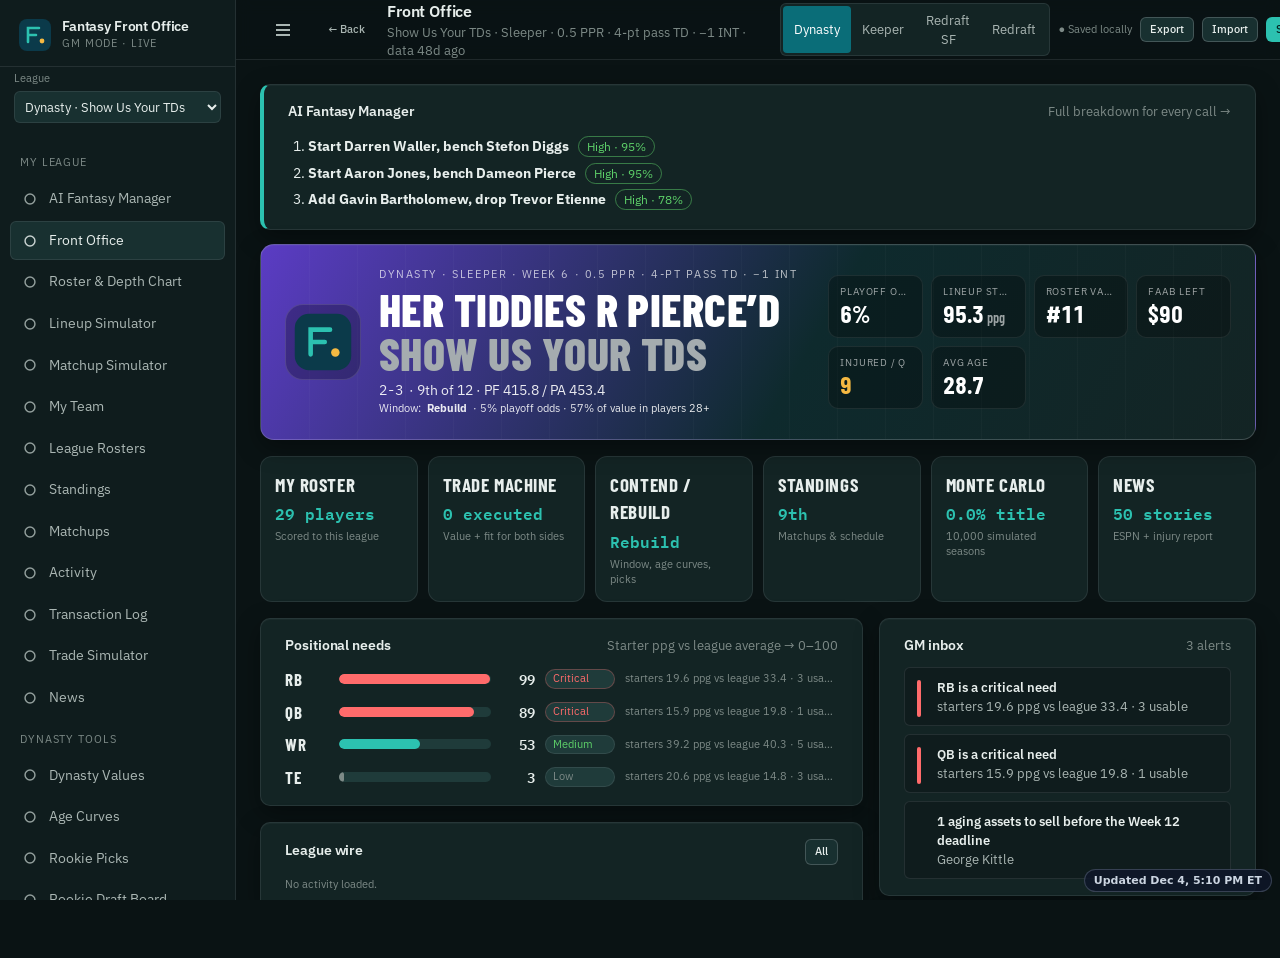
<file: index.html>
<!DOCTYPE html><html lang="en"><head><meta charset="utf-8"><meta name="viewport" content="width=device-width, initial-scale=1, viewport-fit=cover">
<meta name="robots" content="noindex, nofollow"><meta name="color-scheme" content="dark"><meta name="theme-color" content="#0a1314">
<title>Fantasy Front Office · Sports Labs</title>
<link rel="icon" href="data:image/svg+xml,%3Csvg xmlns='http://www.w3.org/2000/svg' viewBox='0 0 34 34'%3E%3Crect x='1' y='1' width='32' height='32' rx='8' fill='%230b3a4a'/%3E%3Cpath d='M10 24V10h11M10 17h8' stroke='%232cc1b0' stroke-width='2.6' fill='none' stroke-linecap='round'/%3E%3C/svg%3E">
<link href="https://fonts.googleapis.com/css2?family=Barlow+Condensed:wght@600;700;800&family=IBM+Plex+Mono:wght@400;500;600&family=IBM+Plex+Sans:wght@400;500;600&display=swap" rel="stylesheet">
<link rel="stylesheet" href="style.css"><style>.md h2,.md h3,.md h4{font-family:var(--display);margin:16px 0 6px}.md td{font-size:12.5px}.sidebar select{background:var(--surface-2);color:var(--text);border:1px solid var(--border);border-radius:6px;padding:6px}@media(max-width:900px){#lgSeg{display:none}#backBtn{padding:4px 8px}}</style><script src="https://sportslabshq.com/sl/sl.js" defer></script>
</head>
<body><div class="app" id="app"></div><script src="app.js"></script><script src="rookies.js"></script>
<script src="edge.js"></script><script src="sim.js"></script><script src="ai.js"></script><script src="dfs.js"></script><div class="sl-credit" style="clear:both;text-align:center;font-size:12px;opacity:.6;padding:18px 12px 22px;line-height:1.5">Fantasy Front Office · A <a href="https://sportslabshq.com/" style="color:inherit;text-decoration:underline">Sports Labs</a> Product · Property of Michael Kuritz · <a href="#" data-lead="contact" style="color:inherit;text-decoration:underline">Contact</a> · <a href="#" data-lead="support" style="color:inherit;text-decoration:underline">Support</a></div>
<script src="https://sportslabshq.com/js/leads-config.js"></script><script src="https://sportslabshq.com/js/leads.js" data-product="Fantasy Front Office" data-float="1"></script><script>/*last-updated*/(async()=>{let t=null;for(const u of["data/meta.json","data/games.json","data/slate.json",location.pathname]){try{const r=await fetch(u+"?lu="+Date.now(),{method:"HEAD",cache:"no-store"});if(r.ok&&r.headers.get("last-modified")){t=new Date(r.headers.get("last-modified"));break}}catch(e){}}if(!t)return;const d=document.createElement("div");d.textContent="Updated "+t.toLocaleString("en-US",{timeZone:"America/New_York",month:"short",day:"numeric",hour:"numeric",minute:"2-digit"})+" ET";d.style.cssText="position:fixed;right:8px;bottom:8px;z-index:50;background:rgba(15,23,42,.85);color:#cbd5e1;font:600 11px system-ui;padding:4px 9px;border-radius:99px;border:1px solid rgba(148,163,184,.3);pointer-events:none";document.body.appendChild(d)})();</script></body></html>
</file>
<file: style.css>
:root {
  --bg: #0a1314; --bg-2: #0f1c1d; --surface: #132424; --surface-2: #183030; --surface-3: #1f3b3a;
  --border: rgba(165, 172, 175, 0.14); --border-strong: rgba(165, 172, 175, 0.3);
  --text: #e7eeec; --text-2: #aab6b3; --text-3: #7d8a87;
  --brand: #004c54; --brand-2: #0a6d78; --accent: #2cc1b0; --accent-ink: #052321;
  --pos: #5ed26a; --neg: #ff6b6b; --warn: #f5b942; --silver: #a5acaf;
  --radius: 10px; --radius-sm: 6px; --shadow: 0 1px 0 rgba(255,255,255,0.03) inset, 0 8px 24px rgba(0,0,0,0.35);
  --font: 'IBM Plex Sans', -apple-system, BlinkMacSystemFont, 'Segoe UI', Roboto, Helvetica, Arial, sans-serif;
  --mono: 'IBM Plex Mono', ui-monospace, SFMono-Regular, Menlo, Consolas, monospace;
  --sidebar-w: 236px; --header-h: 60px;
  --t-xs: 11px; --t-sm: 12.5px; --t-base: 14px; --t-md: 16px; --t-lg: 20px; --t-xl: 28px; --t-2xl: 36px;
  --s-1: 4px; --s-2: 8px; --s-3: 12px; --s-4: 16px; --s-5: 24px; --s-6: 32px; --s-7: 48px;
  color-scheme: dark;
}
* { box-sizing: border-box; }
html, body { height: 100%; margin: 0; max-width: 100vw; overflow-x: hidden; }
body { background: var(--bg); color: var(--text); font-family: var(--font); font-size: var(--t-base); line-height: 1.45; -webkit-font-smoothing: antialiased; overflow: hidden; }
button, input, select, textarea { font: inherit; color: inherit; }
button { cursor: pointer; }
a { color: var(--accent); }
.num, td.num, .kpi-value, .stat-value, .mono { font-family: var(--mono); font-variant-numeric: tabular-nums lining-nums; }
.sr-only { position: absolute; width: 1px; height: 1px; padding: 0; margin: -1px; overflow: hidden; clip: rect(0,0,0,0); white-space: nowrap; border: 0; }
:focus-visible { outline: 2px solid var(--accent); outline-offset: 2px; }

/* Layout */
.app { display: grid; grid-template-columns: var(--sidebar-w) 1fr; grid-template-rows: var(--header-h) 1fr; height: 100dvh; }
.sidebar { grid-row: 1 / -1; background: var(--bg-2); border-right: 1px solid var(--border); display: flex; flex-direction: column; overflow-y: auto; overscroll-behavior: contain; }
.header { grid-column: 2; position: sticky; top: 0; z-index: 10; display: flex; align-items: center; gap: var(--s-3); padding: 0 var(--s-5); background: rgba(10,19,20,0.85); backdrop-filter: blur(8px); border-bottom: 1px solid var(--border); }
.main { grid-column: 2; overflow-y: auto; overflow-x: hidden; overscroll-behavior: contain; padding: var(--s-5); scroll-behavior: smooth; min-width: 0; }
.main:focus { outline: none; }

.brand { display: flex; align-items: center; gap: 10px; padding: 18px 18px 14px; border-bottom: 1px solid var(--border); }
.brand svg { flex: none; }
.brand-name { font-weight: 600; font-size: var(--t-base); letter-spacing: -0.01em; line-height: 1.15; }
.brand-sub { font-size: var(--t-xs); color: var(--text-3); text-transform: uppercase; letter-spacing: 0.08em; margin-top: 2px; }
.nav { padding: 10px; display: flex; flex-direction: column; gap: 2px; }
.nav-label { font-size: var(--t-xs); color: var(--text-3); text-transform: uppercase; letter-spacing: 0.08em; padding: 12px 10px 6px; }
.nav-btn { display: flex; align-items: center; gap: 10px; width: 100%; text-align: left; padding: 9px 10px; border-radius: var(--radius-sm); border: 1px solid transparent; background: transparent; color: var(--text-2); font-size: 13.5px; transition: background .15s, color .15s; }
.nav-btn:hover { background: var(--surface); color: var(--text); }
.nav-btn[aria-current="page"] { background: var(--surface-2); color: var(--text); border-color: var(--border); }
.nav-btn .ico { width: 18px; height: 18px; flex: none; opacity: .85; }
.nav-btn .badge { margin-left: auto; font-size: var(--t-xs); background: var(--surface-3); color: var(--text-2); border-radius: 999px; padding: 1px 7px; }
.nav-btn .badge.bad { background: rgba(255,107,107,.18); color: var(--neg); }
.nav-btn .badge.ok { background: rgba(94,210,106,.15); color: var(--pos); }
.sidebar-foot { margin-top: auto; padding: 14px 18px; border-top: 1px solid var(--border); font-size: var(--t-xs); color: var(--text-3); line-height: 1.5; }
.sidebar-foot b { color: var(--text-2); font-weight: 500; }

.header > div { min-width: 0; }
.header h1 { font-size: var(--t-md); font-weight: 600; margin: 0; letter-spacing: -0.01em; white-space: nowrap; overflow: hidden; text-overflow: ellipsis; }
.scenario-select { display: none; }
.header .crumb { color: var(--text-3); font-size: var(--t-sm); }
.header-actions { margin-left: auto; display: flex; align-items: center; gap: 8px; }
.menu-btn { display: none; }
.save-state { font-size: var(--t-xs); color: var(--text-3); display: flex; align-items: center; gap: 6px; white-space: nowrap; }
.save-state .dot { width: 7px; height: 7px; border-radius: 50%; background: var(--pos); }
.save-state.dirty .dot { background: var(--warn); }
.save-state.error .dot { background: var(--neg); }

/* Scenario switcher */
.seg { display: inline-flex; background: var(--surface); border: 1px solid var(--border); border-radius: var(--radius-sm); padding: 2px; }
.seg button { padding: 5px 11px; font-size: var(--t-sm); border: 0; background: transparent; color: var(--text-2); border-radius: 4px; }
.seg button[aria-pressed="true"] { background: var(--brand-2); color: #fff; }
.seg button:hover:not([aria-pressed="true"]) { color: var(--text); }

/* Buttons */
.btn { display: inline-flex; align-items: center; gap: 6px; padding: 7px 12px; border-radius: var(--radius-sm); border: 1px solid var(--border-strong); background: var(--surface-2); color: var(--text); font-size: var(--t-sm); font-weight: 500; transition: background .15s, border-color .15s; white-space: nowrap; }
.btn:hover { background: var(--surface-3); }
.btn.primary { background: var(--accent); color: var(--accent-ink); border-color: transparent; }
.btn.primary:hover { filter: brightness(1.08); }
.btn.danger { color: var(--neg); border-color: rgba(255,107,107,.35); }
.btn.danger:hover { background: rgba(255,107,107,.1); }
.btn.sm { padding: 4px 9px; font-size: var(--t-xs); }
.btn.ghost { background: transparent; border-color: transparent; color: var(--text-2); }
.btn.ghost:hover { background: var(--surface); color: var(--text); }
.btn:disabled { opacity: .5; cursor: not-allowed; }

/* Cards */
.grid { display: grid; gap: var(--s-4); }
.grid.kpis { grid-template-columns: repeat(auto-fit, minmax(min(190px, 100%), 1fr)); }
.grid > * { min-width: 0; }
.stats.two { grid-template-columns: repeat(2, minmax(0, 1fr)); }
.grid.two { grid-template-columns: 1fr 1fr; }
.grid.three { grid-template-columns: repeat(3, 1fr); }
.grid.sidebar-right { grid-template-columns: minmax(0, 1.6fr) minmax(300px, 1fr); }
.card { background: var(--surface); border: 1px solid var(--border); border-radius: var(--radius); padding: var(--s-4) var(--s-5); box-shadow: var(--shadow); min-width: 0; }
.card.tight { padding: var(--s-3) var(--s-4); }
.card-head { display: flex; align-items: baseline; justify-content: space-between; gap: var(--s-3); margin-bottom: var(--s-3); flex-wrap: wrap; }
.card-head h2 { font-size: var(--t-base); font-weight: 600; margin: 0; letter-spacing: -0.005em; }
.card-head .sub { color: var(--text-3); font-size: var(--t-sm); }
.section-title { font-size: var(--t-lg); font-weight: 600; margin: 0 0 4px; letter-spacing: -0.015em; }
.section-sub { color: var(--text-2); font-size: var(--t-sm); margin: 0 0 var(--s-5); max-width: 70ch; }
.stack { display: flex; flex-direction: column; gap: var(--s-4); }

.kpi { padding: var(--s-4); }
.kpi-label { font-size: var(--t-xs); color: var(--text-3); text-transform: uppercase; letter-spacing: 0.07em; }
.kpi-value { font-size: var(--t-xl); font-weight: 600; margin: 4px 0 2px; letter-spacing: -0.02em; transition: color .3s; }
.kpi-value.pos { color: var(--pos); } .kpi-value.neg { color: var(--neg); } .kpi-value.warn { color: var(--warn); }
.kpi-delta { font-size: var(--t-sm); color: var(--text-2); display: flex; gap: 6px; align-items: center; flex-wrap: wrap; }
.kpi-delta .arrow { font-weight: 600; }
.kpi-delta.pos .arrow { color: var(--pos); } .kpi-delta.neg .arrow { color: var(--neg); }

/* Alerts */
.alerts { display: flex; flex-direction: column; gap: 8px; }
.alert { display: grid; grid-template-columns: 10px 1fr; gap: 10px; padding: 10px 12px; border-radius: var(--radius-sm); border: 1px solid var(--border); background: var(--bg-2); font-size: var(--t-sm); align-items: start; }
.alert .bar { width: 4px; height: 100%; min-height: 28px; border-radius: 2px; margin-top: 2px; }
.alert.critical .bar { background: var(--neg); } .alert.warn .bar { background: var(--warn); } .alert.ok .bar { background: var(--pos); }
.alert b { font-weight: 600; display: block; margin-bottom: 1px; }
.alert span { color: var(--text-2); }

/* Tables */
.table-wrap { overflow-x: auto; border: 1px solid var(--border); border-radius: var(--radius-sm); -webkit-overflow-scrolling: touch; }
table { width: 100%; border-collapse: collapse; font-size: var(--t-sm); }
thead th { position: sticky; top: 0; z-index: 1; background: var(--surface-2); color: var(--text-2); font-weight: 500; text-align: left; padding: 9px 10px; border-bottom: 1px solid var(--border-strong); white-space: nowrap; font-size: var(--t-xs); text-transform: uppercase; letter-spacing: .05em; }
thead th.num, td.num { text-align: right; }
thead th[data-sort] { cursor: pointer; user-select: none; }
thead th[data-sort]:hover { color: var(--text); }
thead th .sort-ind { opacity: .6; margin-left: 3px; }
tbody td { padding: 8px 10px; border-bottom: 1px solid var(--border); vertical-align: middle; }
tbody tr:last-child td { border-bottom: 0; }
tbody tr:hover td { background: rgba(255,255,255,0.025); }
tbody tr.selected td { background: rgba(44,193,176,0.08); }
tfoot td { padding: 9px 10px; font-weight: 600; background: var(--surface-2); border-top: 1px solid var(--border-strong); }
td.pos { color: var(--pos); } td.neg { color: var(--neg); } td.muted { color: var(--text-3); }
.tag { display: inline-block; padding: 1px 7px; border-radius: 999px; font-size: var(--t-xs); background: var(--surface-3); color: var(--text-2); border: 1px solid var(--border); white-space: nowrap; }
.tag.v { color: var(--pos); border-color: rgba(94,210,106,.3); } .tag.d { color: var(--warn); border-color: rgba(245,185,66,.3); } .tag.e { color: var(--silver); }
.tag.hi { color: var(--pos); } .tag.med { color: var(--warn); } .tag.low { color: var(--text-3); }
.tag.crit { color: var(--neg); border-color: rgba(255,107,107,.3); }
.sticky-col th:first-child, .sticky-col td:first-child { position: sticky; left: 0; background: var(--surface); z-index: 2; }
.sticky-col thead th:first-child { z-index: 3; background: var(--surface-2); }

/* Controls */
.control { display: grid; grid-template-columns: 1fr auto; gap: 4px 12px; align-items: center; padding: 10px 0; border-bottom: 1px solid var(--border); }
.control:last-child { border-bottom: 0; }
.control label { font-size: var(--t-sm); color: var(--text); }
.control .hint { grid-column: 1; font-size: var(--t-xs); color: var(--text-3); }
.control .val { font-family: var(--mono); font-size: var(--t-sm); color: var(--accent); text-align: right; min-width: 72px; }
.control input[type=range] { grid-column: 1 / -1; width: 100%; }
input[type=range] { -webkit-appearance: none; appearance: none; height: 22px; background: transparent; margin: 0; }
input[type=range]::-webkit-slider-runnable-track { height: 4px; background: var(--surface-3); border-radius: 2px; }
input[type=range]::-moz-range-track { height: 4px; background: var(--surface-3); border-radius: 2px; }
input[type=range]::-webkit-slider-thumb { -webkit-appearance: none; width: 18px; height: 18px; margin-top: -7px; border-radius: 50%; background: var(--accent); border: 2px solid var(--bg); box-shadow: 0 0 0 1px var(--accent); }
input[type=range]::-moz-range-thumb { width: 16px; height: 16px; border-radius: 50%; background: var(--accent); border: 2px solid var(--bg); }
input[type=range]:disabled::-webkit-slider-thumb { background: var(--text-3); box-shadow: none; }
select, input[type=text], input[type=number], textarea { background: var(--bg-2); border: 1px solid var(--border-strong); border-radius: var(--radius-sm); padding: 7px 10px; font-size: var(--t-sm); color: var(--text); min-width: 0; }
select:focus, input:focus, textarea:focus { border-color: var(--accent); outline: none; }
textarea { width: 100%; min-height: 110px; resize: vertical; line-height: 1.5; }
.check { display: flex; align-items: center; gap: 8px; cursor: pointer; }
.check input { width: 16px; height: 16px; accent-color: var(--accent); margin: 0; }
.toggle-group { display: inline-flex; gap: 0; border: 1px solid var(--border-strong); border-radius: var(--radius-sm); overflow: hidden; }
.toggle-group button { padding: 4px 9px; border: 0; background: transparent; color: var(--text-2); font-size: var(--t-xs); white-space: nowrap; }
.toggle-group button[aria-pressed="true"] { background: var(--brand-2); color: #fff; }
.field { display: flex; flex-direction: column; gap: 4px; }
.field > span { font-size: var(--t-xs); color: var(--text-3); text-transform: uppercase; letter-spacing: .06em; }
.field .toggle-group { align-self: flex-start; }
.row { display: flex; gap: var(--s-3); align-items: center; flex-wrap: wrap; }
.row.between { justify-content: space-between; }
.stats { display: grid; grid-template-columns: repeat(auto-fit, minmax(130px, 1fr)); gap: var(--s-3); }
.stat { background: var(--bg-2); border: 1px solid var(--border); border-radius: var(--radius-sm); padding: 10px 12px; }
.stat-label { font-size: var(--t-xs); color: var(--text-3); text-transform: uppercase; letter-spacing: .06em; }
.stat-value { font-size: var(--t-lg); font-weight: 600; margin-top: 2px; }
.stat-value.pos { color: var(--pos); } .stat-value.neg { color: var(--neg); } .stat-value.warn { color: var(--warn); }
.stat-sub { font-size: var(--t-xs); color: var(--text-3); margin-top: 2px; }
.big-number { font-size: var(--t-2xl); font-weight: 600; letter-spacing: -0.025em; line-height: 1.05; }
.big-number.pos { color: var(--pos); } .big-number.neg { color: var(--neg); } .big-number.warn { color: var(--warn); }
.progress { height: 8px; background: var(--surface-3); border-radius: 4px; overflow: hidden; }
.progress > div { height: 100%; background: var(--accent); border-radius: 4px; transition: width .3s ease; }
.progress.neg > div { background: var(--neg); }
.progress.ok > div { background: var(--pos); }

/* Tabs */
.tabs { display: flex; gap: 2px; border-bottom: 1px solid var(--border); margin-bottom: var(--s-4); overflow-x: auto; scrollbar-width: none; }
.tabs::-webkit-scrollbar { display: none; }
.tabs button { padding: 8px 14px; border: 0; border-bottom: 2px solid transparent; background: transparent; color: var(--text-2); font-size: var(--t-sm); white-space: nowrap; margin-bottom: -1px; }
.tabs button[aria-selected="true"] { color: var(--text); border-bottom-color: var(--accent); }
.tabs button:hover { color: var(--text); }

/* Charts */
.chart { width: 100%; height: auto; display: block; overflow: visible; }
.chart text { font-family: var(--mono); font-size: 11px; fill: var(--text-3); }
.chart .axis line, .chart .grid line { stroke: var(--border); }
.chart .zero { stroke: var(--text-3); stroke-dasharray: 3 3; }
.chart .label { fill: var(--text-2); font-family: var(--font); }
.chart .bar { transition: height .35s ease, y .35s ease, width .35s ease, x .35s ease; }
.chart .bar:hover { filter: brightness(1.2); }
.legend { display: flex; gap: 14px; flex-wrap: wrap; font-size: var(--t-xs); color: var(--text-2); margin-top: 8px; }
.legend i { display: inline-block; width: 10px; height: 10px; border-radius: 2px; margin-right: 5px; vertical-align: -1px; }
.chart-tip { position: fixed; pointer-events: none; z-index: 50; background: var(--surface-3); border: 1px solid var(--border-strong); border-radius: var(--radius-sm); padding: 6px 9px; font-size: var(--t-xs); font-family: var(--mono); color: var(--text); box-shadow: 0 6px 20px rgba(0,0,0,.4); display: none; white-space: nowrap; }

/* Prospect cards */
.cards { display: grid; grid-template-columns: repeat(auto-fill, minmax(230px, 1fr)); gap: var(--s-3); }
.pcard { background: var(--bg-2); border: 1px solid var(--border); border-radius: var(--radius-sm); padding: 12px; display: flex; flex-direction: column; gap: 6px; transition: border-color .15s; }
.pcard.on { border-color: var(--accent); background: rgba(44,193,176,0.06); }
.pcard .name { font-weight: 600; font-size: var(--t-base); }
.pcard .meta { font-size: var(--t-xs); color: var(--text-3); }
.pcard .need { font-size: var(--t-xs); color: var(--text-2); }
.pcard .foot { display: flex; justify-content: space-between; align-items: center; margin-top: 4px; }
.grade { font-family: var(--mono); font-weight: 600; color: var(--accent); }
.empty { padding: var(--s-6) var(--s-4); text-align: center; color: var(--text-3); font-size: var(--t-sm); border: 1px dashed var(--border-strong); border-radius: var(--radius-sm); }
.empty b { color: var(--text-2); display: block; margin-bottom: 4px; font-weight: 500; }

/* Toasts / modal */
.toasts { position: fixed; bottom: 20px; right: 20px; display: flex; flex-direction: column; gap: 8px; z-index: 100; max-width: min(380px, calc(100vw - 40px)); }
.toast { background: var(--surface-3); border: 1px solid var(--border-strong); border-left: 3px solid var(--accent); border-radius: var(--radius-sm); padding: 10px 14px; font-size: var(--t-sm); box-shadow: 0 10px 30px rgba(0,0,0,.45); animation: toast-in .2s ease; }
.toast.error { border-left-color: var(--neg); } .toast.warn { border-left-color: var(--warn); } .toast.ok { border-left-color: var(--pos); }
@keyframes toast-in { from { transform: translateY(8px); opacity: 0; } to { transform: none; opacity: 1; } }
.modal-bg { position: fixed; inset: 0; background: rgba(0,0,0,.6); display: none; align-items: center; justify-content: center; z-index: 90; padding: 20px; }
.modal-bg.open { display: flex; }
.modal { background: var(--surface); border: 1px solid var(--border-strong); border-radius: var(--radius); padding: var(--s-5); width: min(520px, 100%); max-height: 90dvh; overflow: auto; box-shadow: 0 20px 60px rgba(0,0,0,.5); }
.modal h3 { margin: 0 0 8px; font-size: var(--t-md); }
.modal p { color: var(--text-2); font-size: var(--t-sm); margin: 0 0 var(--s-4); }
.modal .actions { display: flex; justify-content: flex-end; gap: 8px; margin-top: var(--s-4); }
kbd { font-family: var(--mono); font-size: var(--t-xs); background: var(--bg-2); border: 1px solid var(--border-strong); border-bottom-width: 2px; border-radius: 4px; padding: 1px 6px; }
.shortcuts { display: grid; grid-template-columns: auto 1fr; gap: 8px 16px; font-size: var(--t-sm); color: var(--text-2); }

/* QA */
.qa-list { display: flex; flex-direction: column; gap: 4px; font-family: var(--mono); font-size: var(--t-xs); }
.qa-item { display: grid; grid-template-columns: 54px 1fr auto; gap: 10px; padding: 6px 10px; border-radius: 4px; background: var(--bg-2); border: 1px solid var(--border); align-items: center; }
.qa-item .st { font-weight: 600; } .qa-item.pass .st { color: var(--pos); } .qa-item.fail .st { color: var(--neg); }
.qa-item .err { grid-column: 2 / -1; color: var(--neg); white-space: pre-wrap; }
.qa-item .ms { color: var(--text-3); }
.qa-group { font-size: var(--t-xs); color: var(--text-3); text-transform: uppercase; letter-spacing: .07em; margin: 12px 0 6px; }
.log { font-family: var(--mono); font-size: var(--t-xs); color: var(--text-2); background: var(--bg-2); border: 1px solid var(--border); border-radius: var(--radius-sm); padding: 10px; max-height: 240px; overflow: auto; white-space: pre-wrap; }

.hidden { display: none !important; }
.muted { color: var(--text-3); }
.small { font-size: var(--t-xs); }
.right { text-align: right; }
hr.sep { border: 0; border-top: 1px solid var(--border); margin: var(--s-4) 0; }
.waterfall-row { display: grid; grid-template-columns: 1fr auto; gap: 12px; padding: 6px 0; border-bottom: 1px solid var(--border); font-size: var(--t-sm); }
.waterfall-row:last-child { border-bottom: 0; }
.waterfall-row.total { font-weight: 600; border-top: 1px solid var(--border-strong); margin-top: 4px; padding-top: 10px; }
.waterfall-row .num { color: var(--text); }
.waterfall-row .num.pos { color: var(--pos); } .waterfall-row .num.neg { color: var(--neg); }
.waterfall-row .lbl span { color: var(--text-3); font-size: var(--t-xs); margin-left: 6px; }
.scenario-card { display: flex; align-items: center; justify-content: space-between; gap: 10px; padding: 10px 12px; background: var(--bg-2); border: 1px solid var(--border); border-radius: var(--radius-sm); }
.scenario-card .nm { font-weight: 600; } .scenario-card .dt { font-size: var(--t-xs); color: var(--text-3); }
.scenario-card .acts { display: flex; gap: 6px; flex-wrap: wrap; }
.offline-banner { display: none; background: rgba(245,185,66,.12); color: var(--warn); font-size: var(--t-xs); padding: 4px 10px; border-radius: 4px; }
body.offline .offline-banner { display: inline-block; }

/* Mobile */
.scrim { position: fixed; inset: 0; background: rgba(0,0,0,.5); z-index: 19; display: none; }
@media (max-width: 960px) {
  .app { grid-template-columns: 1fr; }
  .sidebar { position: fixed; inset: 0 auto 0 0; width: min(84vw, 300px); z-index: 20; transform: translateX(-100%); transition: transform .22s ease; box-shadow: 0 0 40px rgba(0,0,0,.5); }
  body.sidebar-open .sidebar { transform: none; }
  body.sidebar-open .scrim { display: block; }
  .header, .main { grid-column: 1; }
  .header { padding: 0 var(--s-3); gap: 8px; overflow: hidden; }
  .menu-btn { display: inline-flex; padding: 6px; }
  #scenarioSeg { display: none; }
  .scenario-select { display: inline-block; max-width: 120px; padding: 6px 8px; font-size: var(--t-xs); }
  .header-actions { gap: 6px; }
  .grid.kpis { grid-template-columns: repeat(2, minmax(0, 1fr)); }
  .stats { grid-template-columns: repeat(2, minmax(0, 1fr)); }
  .cards { grid-template-columns: 1fr; }
  .sidebar-foot { padding-bottom: 24px; }
  .sidebar { width: min(80vw, 300px); }
  .table-wrap td, .table-wrap th { white-space: nowrap; }
  .table-wrap td .small { white-space: normal; max-width: 160px; }
  .chart text { font-size: 19px; }
  .check input, input[type=checkbox] { width: 20px; height: 20px; }
  .toggle-group button, .btn.sm { padding: 7px 10px; }
  .control input[type=range] { height: 30px; }
  input[type=range]::-webkit-slider-thumb { width: 24px; height: 24px; margin-top: -10px; }
  .main { padding: var(--s-4); padding-bottom: 80px; }
  .grid.two, .grid.three, .grid.sidebar-right { grid-template-columns: 1fr; }
  .header h1 { font-size: var(--t-base); }
  .header .crumb { display: none; }
  .save-state span.txt { display: none; }
  .seg button { padding: 5px 8px; font-size: var(--t-xs); }
  .kpi-value { font-size: 24px; }
  .big-number { font-size: 30px; }
  .card { padding: var(--s-4); }
  .control { grid-template-columns: 1fr auto; }
  .toasts { bottom: 16px; left: 16px; right: 16px; max-width: none; }
  .header-actions .hide-m { display: none; }
}
@media (max-width: 480px) {
  .grid.kpis { grid-template-columns: 1fr 1fr; }
  .kpi-value { font-size: 20px; }
  .cards { grid-template-columns: 1fr; }
}
@media (prefers-reduced-motion: reduce) { * { transition: none !important; animation: none !important; } }
@media print {
  body { overflow: visible; background: #fff; color: #000; }
  .app { display: block; height: auto; }
  .sidebar, .header-actions, .menu-btn, .toasts, .modal-bg, .tabs, .btn, input[type=range], .scrim { display: none !important; }
  .header { position: static; background: none; border: 0; }
  .main { overflow: visible; padding: 0; }
  .card { break-inside: avoid; border-color: #ccc; box-shadow: none; background: #fff; }
  :root { --text: #000; --text-2: #333; --text-3: #555; --surface: #fff; --surface-2: #f3f3f3; --bg-2: #fafafa; --border: #ddd; }
  .chart text { fill: #333; }
}

/* ===================== Franchise layer ===================== */
:root { --display: 'Barlow Condensed', 'Arial Narrow', Impact, 'IBM Plex Sans', sans-serif; }
.fm-hero { position: relative; overflow: hidden; border-radius: 14px; border: 1px solid var(--border-strong); background: linear-gradient(120deg, var(--team, #004c54) 0%, #0e2a2d 55%, var(--surface) 100%); padding: 22px 24px; display: grid; grid-template-columns: 1.3fr 1fr; gap: 20px; margin-bottom: 16px; box-shadow: var(--shadow); }
.fm-hero::after { content: ''; position: absolute; inset: 0; background: repeating-linear-gradient(90deg, rgba(255,255,255,0.025) 0 1px, transparent 1px 48px); pointer-events: none; }
.fm-hero-main { display: flex; gap: 18px; align-items: center; position: relative; z-index: 1; min-width: 0; }
.fm-crest { flex: none; width: 76px; height: 76px; border-radius: 18px; background: rgba(0,0,0,0.25); display: grid; place-items: center; border: 1px solid rgba(255,255,255,0.12); }
.fm-kicker { font-size: var(--t-xs); text-transform: uppercase; letter-spacing: 0.14em; color: rgba(255,255,255,0.7); }
.fm-team { font-family: var(--display); font-weight: 800; font-size: clamp(30px, 4vw, 46px); line-height: 0.95; margin: 4px 0 6px; text-transform: uppercase; letter-spacing: 0.01em; color: #fff; }
.fm-team span { color: var(--silver); }
.fm-line { color: rgba(255,255,255,0.9); display: flex; gap: 6px; align-items: center; flex-wrap: wrap; }
.fm-line .tag { background: rgba(0,0,0,0.3); }
.fm-hero-stats { position: relative; z-index: 1; display: grid; grid-template-columns: repeat(4, 1fr); gap: 8px; align-content: center; }
.hstat { background: rgba(0,0,0,0.28); border: 1px solid rgba(255,255,255,0.08); border-radius: 10px; padding: 9px 11px; min-width: 0; }
.hstat span { display: block; font-size: 10.5px; text-transform: uppercase; letter-spacing: 0.08em; color: rgba(255,255,255,0.6); white-space: nowrap; overflow: hidden; text-overflow: ellipsis; }
.hstat b { display: block; font-family: var(--display); font-weight: 700; font-size: 24px; line-height: 1.1; margin-top: 2px; color: #fff; }
.hstat b small { font-size: 14px; color: rgba(255,255,255,0.6); font-weight: 600; }
.hstat b.pos { color: var(--pos); } .hstat b.neg { color: var(--neg); } .hstat b.warn { color: var(--warn); }
.fm-tiles { display: grid; grid-template-columns: repeat(6, 1fr); gap: 10px; margin-bottom: 16px; }
.tile { display: flex; flex-direction: column; align-items: flex-start; gap: 4px; text-align: left; padding: 14px; border-radius: 12px; border: 1px solid var(--border); background: var(--surface); color: var(--text); transition: transform .15s, border-color .15s, background .15s; min-width: 0; }
.tile:hover { transform: translateY(-2px); border-color: var(--accent); background: var(--surface-2); }
.tile-ico { color: var(--accent); } .tile-ico .ico { width: 22px; height: 22px; }
.tile-title { font-family: var(--display); font-weight: 700; font-size: 19px; text-transform: uppercase; letter-spacing: 0.03em; }
.tile-kpi { font-family: var(--mono); font-size: var(--t-md); font-weight: 600; color: var(--accent); }
.tile-sub { font-size: var(--t-xs); color: var(--text-3); line-height: 1.35; }
.needs { display: flex; flex-direction: column; gap: 8px; }
.need-row { display: grid; grid-template-columns: 44px 1fr 34px 70px minmax(0, 1.4fr); gap: 10px; align-items: center; }
.need-pos { font-family: var(--display); font-weight: 700; font-size: 17px; letter-spacing: 0.04em; }
.need-bar { height: 10px; border-radius: 999px; background: var(--surface-3); overflow: hidden; }
.need-fill { height: 100%; border-radius: 999px; background: var(--text-3); transition: width .3s; }
.need-fill.crit { background: var(--neg); } .need-fill.med { background: var(--warn); } .need-fill.hi { background: var(--accent); } .need-fill.low { background: var(--text-3); }
.need-score { text-align: right; font-weight: 600; }
.need-why { white-space: nowrap; overflow: hidden; text-overflow: ellipsis; }
.wire { display: flex; flex-direction: column; gap: 6px; }
.wire-row { display: grid; grid-template-columns: auto auto 1fr; gap: 10px; align-items: start; padding: 8px 0; border-top: 1px solid var(--border); font-size: var(--t-sm); }
.wire-row:first-child { border-top: 0; }
.wire-row .tag { white-space: nowrap; }
.wire-date { color: var(--text-3); font-size: var(--t-xs); padding-top: 2px; }
.mkt { display: inline-grid; place-items: center; min-width: 36px; height: 30px; padding: 0 6px; clip-path: polygon(25% 0, 75% 0, 100% 50%, 75% 100%, 25% 100%, 0 50%); background: var(--surface-3); color: var(--text); font-family: var(--display); font-weight: 800; font-size: 17px; flex: none; }
.ps { display:inline-flex; flex-direction:column; align-items:center; justify-content:center; min-width:46px; height:38px; padding:0 6px; border-radius:9px; background:var(--surface-3); color:var(--text); font-family:var(--display); font-weight:800; font-size:16px; line-height:1; flex:none; border:1px solid transparent }
.ps small { font:600 9px/1 system-ui,sans-serif; opacity:.8; margin-top:3px; letter-spacing:.02em }
.ps.t1 { background:var(--accent); color:var(--accent-ink) } .ps.t2 { background:var(--brand-2); color:#fff } .ps.na { opacity:.6 }
.pcard2.compact .ps { height:30px; min-width:40px; font-size:14px }
.tier-grid { display:grid; grid-template-columns:repeat(auto-fit,minmax(260px,1fr)); gap:14px }
.tier-col h3 { margin:0 0 2px; font-family:var(--display) } .pz-row { display:flex; align-items:center; gap:10px; padding:8px 0; border-top:1px solid var(--line, rgba(255,255,255,.08)) }
.pz-row .grow { flex:1; min-width:0 } .pz-bar { height:6px; border-radius:4px; background:var(--surface-3); overflow:hidden; margin-top:4px } .pz-bar i { display:block; height:100%; background:var(--accent) }
.sl-mark { display:inline-flex; align-items:center; gap:6px; margin-top:8px; font:700 11px/1 system-ui,sans-serif; letter-spacing:.08em; text-transform:uppercase; color:#cfd8dc; text-decoration:none; opacity:.85 } .sl-mark:hover { opacity:1 }
.mkt.solid { background: var(--brand-2); color: #fff; } .mkt.elite { background: var(--accent); color: var(--accent-ink); }
.pcard2 { display: grid; grid-template-columns: 36px 1fr auto; gap: 10px; align-items: center; width: 100%; text-align: left; padding: 8px; border-radius: 10px; border: 1px solid var(--border); background: var(--surface-2); color: var(--text); margin-top: 6px; transition: border-color .15s, background .15s; }
.pcard2:hover { border-color: var(--accent); background: var(--surface-3); }
.pcard2.inj { border-color: rgba(255,107,107,.35); }
.pcard2.compact { padding: 6px 8px; grid-template-columns: 28px 1fr auto; }
.pcard2.compact .avatar { width: 28px; height: 28px; font-size: 11px; }
.pcard2.compact .mkt { height: 24px; min-width: 30px; font-size: 14px; }
.avatar { width: 36px; height: 36px; border-radius: 50%; background: linear-gradient(135deg, var(--brand), var(--brand-2)); color: #fff; display: grid; place-items: center; font-family: var(--display); font-weight: 700; font-size: 13px; letter-spacing: 0.04em; }
.pinfo { min-width: 0; display: flex; flex-direction: column; gap: 1px; }
.pname { font-weight: 600; white-space: nowrap; overflow: hidden; text-overflow: ellipsis; }
.pmeta { font-size: var(--t-xs); color: var(--text-3); white-space: nowrap; overflow: hidden; text-overflow: ellipsis; }
.ptags { display: flex; gap: 4px; flex-wrap: wrap; margin-top: 3px; }
.ptags .tag { font-size: 10px; padding: 0 6px; }
.depth-grid { display: grid; grid-template-columns: repeat(auto-fill, minmax(250px, 1fr)); gap: 12px; }
.depth-col { padding: 12px; }
.depth-head { display: flex; justify-content: space-between; align-items: center; gap: 8px; margin-bottom: 6px; }
.depth-pos { font-family: var(--display); font-weight: 800; font-size: 24px; letter-spacing: 0.04em; line-height: 1; }
.depth-label { font-size: 10.5px; text-transform: uppercase; letter-spacing: 0.1em; color: var(--text-3); margin: 10px 0 2px; }
.empty.small { padding: 10px; border: 1px dashed var(--border-strong); border-radius: 8px; color: var(--text-3); margin-top: 6px; }
.team-chip { display: inline-flex; align-items: center; gap: 6px; font-weight: 600; font-family: var(--display); font-size: 15px; letter-spacing: 0.04em; }
.team-chip i { width: 12px; height: 12px; border-radius: 3px; background: var(--team, #666); border: 1px solid rgba(255,255,255,0.25); display: inline-block; }
.team-chip.sm { font-size: 13px; } .team-chip.sm i { width: 10px; height: 10px; }
.tm-grid { display: grid; grid-template-columns: 1fr 1.15fr 1fr; gap: 12px; align-items: start; }
.tm-col { padding: 14px; }
.asset-list { display: flex; flex-direction: column; gap: 6px; min-height: 44px; }
.asset { display: grid; grid-template-columns: 1fr auto auto; gap: 8px; align-items: center; padding: 7px 9px; border-radius: 8px; border: 1px solid var(--border); background: var(--surface-2); font-size: var(--t-sm); color: var(--text); text-align: left; width: 100%; }
.asset.add { background: transparent; cursor: pointer; }
.asset.add:hover { border-color: var(--accent); background: var(--surface-2); }
.asset-scroll { display: flex; flex-direction: column; gap: 5px; max-height: 330px; overflow-y: auto; padding-right: 2px; }
.asset-scroll.short { max-height: 190px; }
.vbars { display: flex; flex-direction: column; gap: 8px; margin: 4px 0 12px; }
.vbar { display: grid; grid-template-columns: 84px 1fr 48px; gap: 10px; align-items: center; font-size: var(--t-sm); }
.vtrack { height: 14px; background: var(--surface-3); border-radius: 7px; overflow: hidden; }
.vfill { height: 100%; background: var(--brand-2); transition: width .3s; } .vfill.alt { background: var(--silver); }
.meter { position: relative; height: 28px; border-radius: 14px; background: var(--surface-3); overflow: hidden; border: 1px solid var(--border); }
.meter-fill { height: 100%; transition: width .35s; background: var(--text-3); }
.meter-fill.ok { background: var(--pos); } .meter-fill.warn { background: var(--accent); } .meter-fill.low { background: var(--warn); } .meter-fill.bad { background: var(--neg); }
.meter-txt { position: absolute; inset: 0; display: grid; place-items: center; font-family: var(--display); font-weight: 700; font-size: 16px; letter-spacing: 0.05em; text-transform: uppercase; color: #fff; text-shadow: 0 1px 2px rgba(0,0,0,.6); }
.partner-card { padding: 10px 12px; border-radius: 10px; border: 1px solid var(--border); background: linear-gradient(90deg, color-mix(in srgb, var(--team, #444) 35%, var(--surface)) 0%, var(--surface-2) 100%); }
.link-btn { background: none; border: 0; padding: 0; color: var(--accent); text-decoration: underline; font-size: inherit; cursor: pointer; }
.link-btn:hover { color: #fff; }
table.tight th, table.tight td { padding: 5px 8px; white-space: nowrap; }
.hstat span { font-size: 10px; }
.div-grid { display: grid; grid-template-columns: repeat(auto-fill, minmax(300px, 1fr)); gap: 12px; }
th.sortable { cursor: pointer; user-select: none; } th.sortable:hover { color: var(--text); }
.pcard .rank { display: inline-block; min-width: 26px; text-align: center; background: var(--surface-3); border-radius: 6px; padding: 0 4px; margin-right: 4px; font-size: var(--t-sm); }
tr.total td { border-top: 1px solid var(--border-strong); }
@media (max-width: 1180px) { .fm-tiles { grid-template-columns: repeat(3, 1fr); } .tm-grid { grid-template-columns: 1fr 1fr; } .tm-center { grid-column: 1 / -1; order: -1; } .need-row { grid-template-columns: 44px 1fr 34px 70px; } .need-why { grid-column: 1 / -1; white-space: normal; } }
@media (max-width: 900px) { .fm-hero { grid-template-columns: 1fr; padding: 18px; } .fm-hero-stats { grid-template-columns: repeat(3, 1fr); } }
@media (max-width: 640px) { .fm-tiles { grid-template-columns: repeat(2, 1fr); } .tm-grid { grid-template-columns: 1fr; } .fm-hero-stats { grid-template-columns: repeat(2, 1fr); } .fm-crest { display: none; } .depth-grid { grid-template-columns: 1fr; } .need-row { grid-template-columns: 40px 1fr 30px 64px; gap: 6px; } .vbar { grid-template-columns: 70px 1fr 40px; } .hstat b { font-size: 21px; } }
@media print { .tile:hover { transform: none; } }

.linkish{background:none;border:0;padding:0;color:inherit;cursor:pointer;text-align:left;font:inherit}.linkish:hover b,.linkish:hover{text-decoration:underline}
</file>
